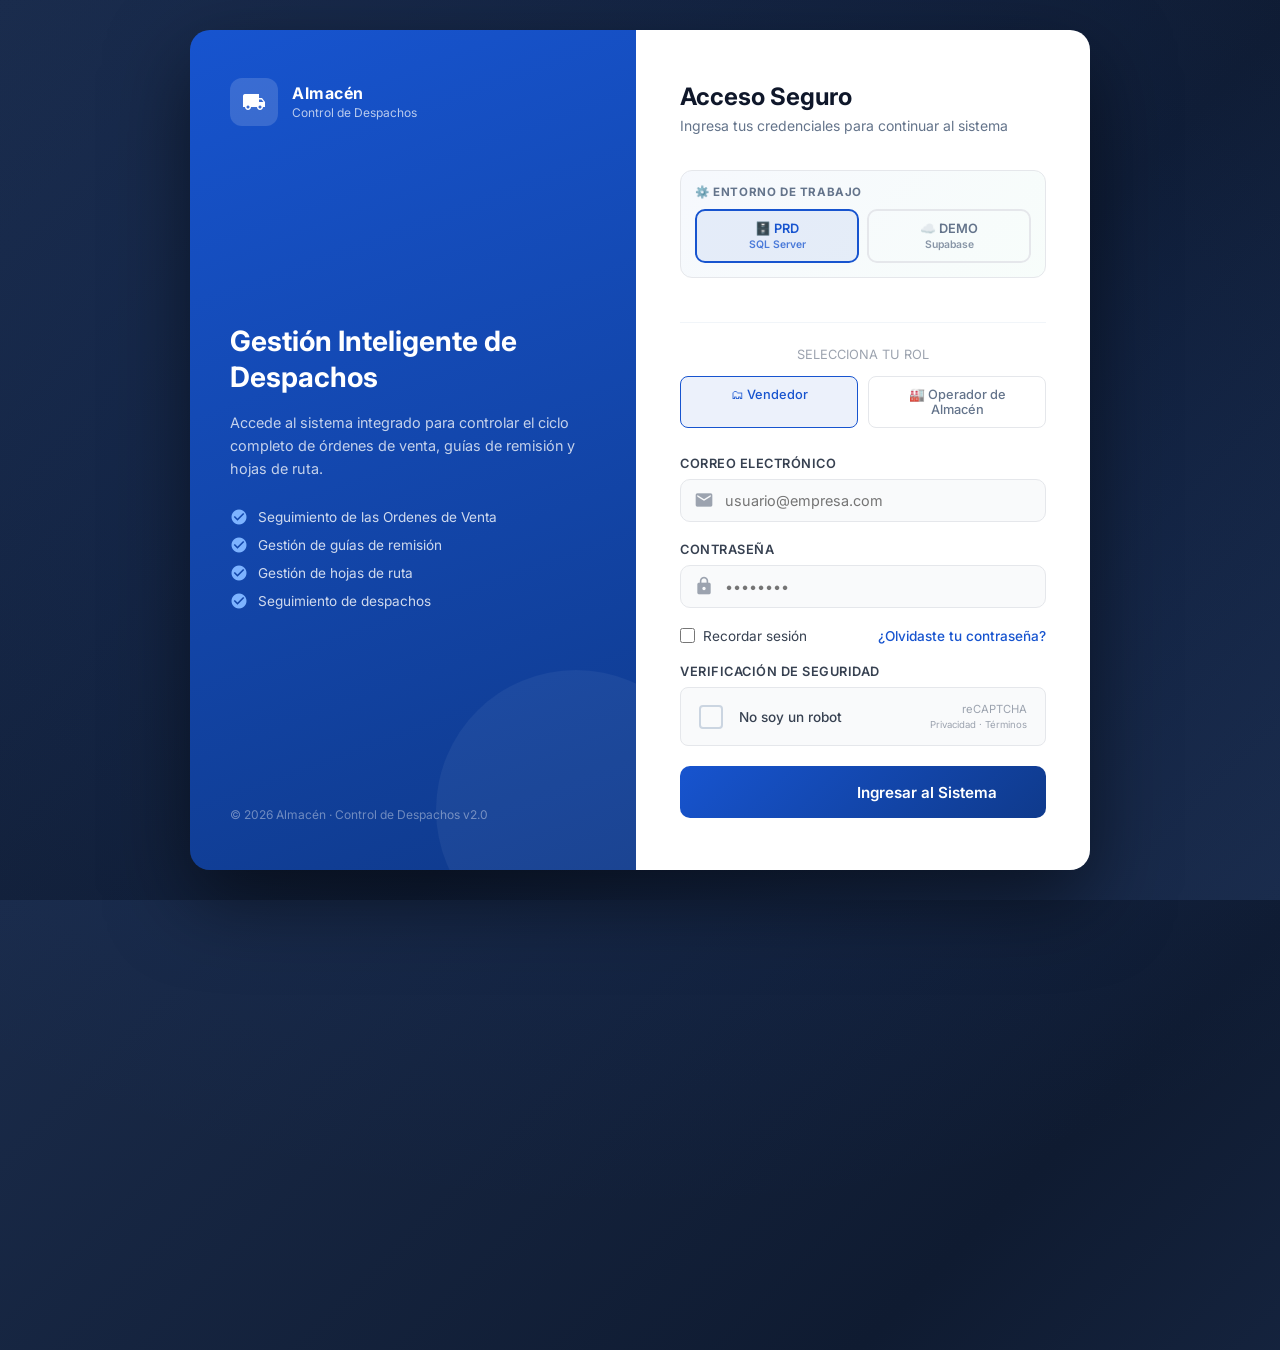
<file: ControlDespachos/ControlDespachos.API/wwwroot/index.html>
<!DOCTYPE html>
<html lang="es">

<head>
    <meta charset="UTF-8">
    <meta name="viewport" content="width=device-width, initial-scale=1.0">
    <title>Inicio de Sesión - Almacén Control de Despachos</title>
    <link rel="preconnect" href="https://fonts.googleapis.com">
    <link rel="preconnect" href="https://fonts.gstatic.com" crossorigin>
    <link href="https://fonts.googleapis.com/css2?family=Inter:wght@300;400;500;600;700&display=swap" rel="stylesheet">
    <link href="https://fonts.googleapis.com/icon?family=Material+Icons" rel="stylesheet">
    <script src="https://www.google.com/recaptcha/api.js" async defer></script>
    <style>
        *,
        *::before,
        *::after {
            box-sizing: border-box;
            margin: 0;
            padding: 0;
        }

        body {
            font-family: 'Inter', sans-serif;
            background: linear-gradient(135deg, #1a2b4a 0%, #0f1b31 60%, #1a2b4a 100%);
            min-height: 100vh;
            display: flex;
            align-items: center;
            justify-content: center;
            position: relative;
            overflow: hidden;
        }

        body::before {
            content: '';
            position: absolute;
            top: -50%;
            left: -50%;
            width: 200%;
            height: 200%;
            background: radial-gradient(ellipse at center, rgba(23, 84, 207, 0.12) 0%, transparent 60%);
            animation: pulse 8s ease-in-out infinite;
        }

        @keyframes pulse {

            0%,
            100% {
                opacity: .6
            }

            50% {
                opacity: 1
            }
        }

        .login-wrapper {
            display: flex;
            width: 900px;
            max-width: 96vw;
            min-height: 560px;
            border-radius: 20px;
            overflow: hidden;
            box-shadow: 0 30px 80px rgba(0, 0, 0, 0.5);
            position: relative;
            z-index: 1;
        }

        /* LEFT PANEL */
        .login-left {
            flex: 1;
            background: linear-gradient(160deg, #1754cf 0%, #0f3a8c 100%);
            display: flex;
            flex-direction: column;
            justify-content: space-between;
            padding: 48px 40px;
            position: relative;
            overflow: hidden;
        }

        .login-left::after {
            content: '';
            position: absolute;
            bottom: -80px;
            right: -80px;
            width: 280px;
            height: 280px;
            border-radius: 50%;
            background: rgba(255, 255, 255, 0.05);
        }

        .brand {
            display: flex;
            align-items: center;
            gap: 14px;
        }

        .brand-icon {
            width: 48px;
            height: 48px;
            background: rgba(255, 255, 255, 0.15);
            border-radius: 12px;
            display: flex;
            align-items: center;
            justify-content: center;
            font-size: 26px;
            color: white;
        }

        .brand-text {
            color: white;
        }

        .brand-text h1 {
            font-size: 1rem;
            font-weight: 700;
            letter-spacing: .5px;
        }

        .brand-text p {
            font-size: 0.75rem;
            opacity: .7;
            margin-top: 2px;
        }

        .login-left-info {
            color: white;
        }

        .login-left-info h2 {
            font-size: 1.75rem;
            font-weight: 700;
            line-height: 1.3;
            margin-bottom: 16px;
        }

        .login-left-info p {
            font-size: 0.9rem;
            opacity: .75;
            line-height: 1.6;
        }

        .features-list {
            list-style: none;
            margin-top: 28px;
            display: flex;
            flex-direction: column;
            gap: 10px;
        }

        .features-list li {
            display: flex;
            align-items: center;
            gap: 10px;
            font-size: 0.85rem;
            color: rgba(255, 255, 255, 0.8);
        }

        .features-list li span.material-icons {
            font-size: 18px;
            color: #7db3ff;
        }

        /* RIGHT PANEL */
        .login-right {
            flex: 1;
            background: #ffffff;
            display: flex;
            flex-direction: column;
            justify-content: center;
            padding: 52px 44px;
        }

        .login-right h3 {
            font-size: 1.5rem;
            font-weight: 700;
            color: #0f172a;
            margin-bottom: 6px;
        }

        .login-right .subtitle {
            font-size: 0.875rem;
            color: #64748b;
            margin-bottom: 36px;
        }

        .form-group {
            margin-bottom: 20px;
        }

        .form-label {
            display: block;
            font-size: 0.8rem;
            font-weight: 600;
            color: #374151;
            margin-bottom: 8px;
            text-transform: uppercase;
            letter-spacing: .5px;
        }

        .input-wrapper {
            position: relative;
        }

        .input-wrapper .material-icons {
            position: absolute;
            left: 14px;
            top: 50%;
            transform: translateY(-50%);
            font-size: 20px;
            color: #9ca3af;
        }

        .form-input {
            width: 100%;
            padding: 12px 14px 12px 44px;
            border: 1.5px solid #e5e7eb;
            border-radius: 10px;
            font-size: 0.9rem;
            color: #0f172a;
            background: #f9fafb;
            transition: all .2s;
            font-family: 'Inter', sans-serif;
        }

        .form-input:focus {
            outline: none;
            border-color: #1754cf;
            background: #fff;
            box-shadow: 0 0 0 4px rgba(23, 84, 207, 0.1);
        }

        .extras {
            display: flex;
            justify-content: space-between;
            align-items: center;
            margin-bottom: 20px;
        }

        .remember {
            display: flex;
            align-items: center;
            gap: 8px;
            font-size: 0.85rem;
            color: #374151;
            cursor: pointer;
        }

        .remember input {
            accent-color: #1754cf;
            width: 15px;
            height: 15px;
        }

        .forgot {
            font-size: 0.85rem;
            color: #1754cf;
            text-decoration: none;
            font-weight: 500;
        }

        .forgot:hover {
            text-decoration: underline;
        }

        .captcha-wrapper {
            margin-bottom: 24px;
            display: flex;
            justify-content: center;
        }

        /* Simulated reCAPTCHA (real one loads via script) */
        .captcha-placeholder {
            border: 1.5px solid #e5e7eb;
            border-radius: 8px;
            padding: 14px 18px;
            display: flex;
            align-items: center;
            gap: 16px;
            background: #f9fafb;
            cursor: pointer;
            width: 100%;
            transition: border-color .2s;
        }

        .captcha-placeholder:hover {
            border-color: #1754cf;
        }

        .captcha-checkbox {
            width: 24px;
            height: 24px;
            border: 2px solid #cbd5e1;
            border-radius: 4px;
            display: flex;
            align-items: center;
            justify-content: center;
            transition: all .2s;
        }

        .captcha-checkbox.checked {
            background: #1754cf;
            border-color: #1754cf;
        }

        .captcha-checkbox .material-icons {
            font-size: 16px;
            color: white;
            display: none;
        }

        .captcha-checkbox.checked .material-icons {
            display: block;
        }

        .captcha-text {
            flex: 1;
            font-size: 0.85rem;
            color: #374151;
            font-weight: 500;
        }

        .captcha-logo {
            font-size: 0.65rem;
            color: #9ca3af;
            text-align: right;
        }

        .captcha-logo img {
            width: 32px;
        }

        .btn-login {
            width: 100%;
            padding: 14px;
            background: linear-gradient(135deg, #1754cf 0%, #0f3a8c 100%);
            color: white;
            border: none;
            border-radius: 10px;
            font-size: 0.95rem;
            font-weight: 600;
            cursor: pointer;
            transition: all .2s;
            font-family: 'Inter', sans-serif;
            display: flex;
            align-items: center;
            justify-content: center;
            gap: 8px;
        }

        .btn-login:hover {
            transform: translateY(-1px);
            box-shadow: 0 8px 20px rgba(23, 84, 207, 0.35);
        }

        .btn-login:active {
            transform: translateY(0);
        }

        .btn-login:disabled {
            opacity: 0.6;
            cursor: not-allowed;
            transform: none;
        }

        /* ENV SELECTOR */
        .env-select {
            margin-bottom: 20px;
            padding: 14px;
            background: linear-gradient(135deg, rgba(23, 84, 207, .04), rgba(62, 207, 142, .04));
            border: 1.5px solid #e5e7eb;
            border-radius: 12px;
        }

        .env-select .env-label {
            font-size: 0.72rem;
            font-weight: 700;
            color: #64748b;
            letter-spacing: .6px;
            text-transform: uppercase;
            margin-bottom: 10px;
            display: flex;
            align-items: center;
            gap: 6px;
        }

        .env-pills {
            display: flex;
            gap: 8px;
        }

        .env-pill {
            flex: 1;
            padding: 10px;
            border: 2px solid #e5e7eb;
            border-radius: 10px;
            text-align: center;
            cursor: pointer;
            transition: all .2s;
            font-size: 0.8rem;
            font-weight: 600;
            color: #64748b;
        }

        .env-pill:hover {
            transform: translateY(-1px);
        }

        .env-pill.prd.active {
            border-color: #1754cf;
            color: #1754cf;
            background: rgba(23, 84, 207, .08);
        }

        .env-pill.demo.active {
            border-color: #3ecf8e;
            color: #059669;
            background: rgba(62, 207, 142, .1);
        }

        .env-pill .env-badge-sm {
            font-size: 0.65rem;
            display: block;
            margin-top: 2px;
            opacity: .75;
        }

        .role-select {
            margin-top: 24px;
            padding-top: 24px;
            border-top: 1px solid #f1f5f9;
        }

        .role-select p {
            font-size: 0.8rem;
            color: #9ca3af;
            text-align: center;
            margin-bottom: 14px;
        }

        .role-pills {
            display: flex;
            gap: 10px;
        }

        .role-pill {
            flex: 1;
            padding: 10px 12px;
            border: 1.5px solid #e5e7eb;
            border-radius: 8px;
            text-align: center;
            cursor: pointer;
            transition: all .2s;
            font-size: 0.8rem;
            font-weight: 500;
            color: #64748b;
        }

        .role-pill:hover {
            border-color: #1754cf;
            color: #1754cf;
            background: rgba(23, 84, 207, 0.04);
        }

        .role-pill.active {
            border-color: #1754cf;
            color: #1754cf;
            background: rgba(23, 84, 207, 0.08);
        }

        .error-msg {
            display: none;
            color: #ef4444;
            font-size: 0.82rem;
            margin-top: 8px;
            padding: 10px 14px;
            background: #fee2e2;
            border-radius: 8px;
        }

        .error-msg.show {
            display: flex;
            align-items: center;
            gap: 8px;
        }

        @media (max-width: 640px) {
            .login-left {
                display: none;
            }

            .login-right {
                padding: 40px 28px;
            }
        }
    </style>
</head>

<body>
    <div class="login-wrapper">
        <!-- LEFT -->
        <div class="login-left">
            <div class="brand">
                <div class="brand-icon"><span class="material-icons">local_shipping</span></div>
                <div class="brand-text">
                    <h1>Almacén</h1>
                    <p>Control de Despachos</p>
                </div>
            </div>
            <div class="login-left-info">
                <h2>Gestión Inteligente de Despachos</h2>
                <p>Accede al sistema integrado para controlar el ciclo completo de órdenes de venta, guías de remisión y
                    hojas de ruta.</p>
                <ul class="features-list">
                    <li><span class="material-icons">check_circle</span> Seguimiento de las Ordenes de Venta</li>
                    <li><span class="material-icons">check_circle</span> Gestión de guías de remisión</li>
                    <li><span class="material-icons">check_circle</span> Gestión de hojas de ruta</li>
                    <li><span class="material-icons">check_circle</span> Seguimiento de despachos</li>
                </ul>
            </div>
            <p style="color:rgba(255,255,255,0.4); font-size:0.75rem;">© 2026 Almacén · Control de Despachos v2.0</p>
        </div>
        <!-- RIGHT -->
        <div class="login-right">
            <h3>Acceso Seguro</h3>
            <p class="subtitle">Ingresa tus credenciales para continuar al sistema</p>

            <!-- SELECTOR DE ENTORNO -->
            <div class="env-select">
                <div class="env-label">⚙️ Entorno de Trabajo</div>
                <div class="env-pills">
                    <div class="env-pill prd active" id="pill-env-prd" onclick="selectEnv('SQL')">
                        🗄️ PRD
                        <span class="env-badge-sm">SQL Server</span>
                    </div>
                    <div class="env-pill demo" id="pill-env-demo" onclick="selectEnv('SUPABASE')">
                        ☁️ DEMO
                        <span class="env-badge-sm">Supabase</span>
                    </div>
                </div>
            </div>

            <div class="role-select">
                <p>SELECCIONA TU ROL</p>
                <div class="role-pills">
                    <div class="role-pill active" id="pill-vendedor" onclick="selectRole('VENDEDOR')">
                        🗂 Vendedor
                    </div>
                    <div class="role-pill" id="pill-operador" onclick="selectRole('OPERADOR_ALMACEN')">
                        🏭 Operador de Almacén
                    </div>
                </div>
            </div>

            <form id="loginForm" onsubmit="handleLogin(event)" style="margin-top: 28px;">
                <input type="hidden" id="selectedRole" value="VENDEDOR">

                <div class="form-group">
                    <label class="form-label" for="email">Correo Electrónico</label>
                    <div class="input-wrapper">
                        <span class="material-icons">email</span>
                        <input class="form-input" type="email" id="email" placeholder="usuario@empresa.com" required
                            autocomplete="email">
                    </div>
                </div>

                <div class="form-group">
                    <label class="form-label" for="password">Contraseña</label>
                    <div class="input-wrapper">
                        <span class="material-icons">lock</span>
                        <input class="form-input" type="password" id="password" placeholder="••••••••" required
                            autocomplete="current-password">
                    </div>
                </div>

                <div class="extras">
                    <label class="remember">
                        <input type="checkbox" id="remember"> Recordar sesión
                    </label>
                    <a href="#" class="forgot">¿Olvidaste tu contraseña?</a>
                </div>

                <!-- CAPTCHA simulado funcional (clic para marcar) -->
                <div class="form-group">
                    <label class="form-label">Verificación de Seguridad</label>
                    <div class="captcha-placeholder" onclick="toggleCaptcha()" id="captchaBox">
                        <div class="captcha-checkbox" id="captchaCheck">
                            <span class="material-icons">check</span>
                        </div>
                        <span class="captcha-text">No soy un robot</span>
                        <div class="captcha-logo">
                            <div style="font-size:.7rem; color:#9ca3af; line-height:1.3;">reCAPTCHA<br><span
                                    style="font-size:.6rem;">Privacidad · Términos</span></div>
                        </div>
                    </div>
                </div>

                <div class="error-msg" id="errorMsg">
                    <span class="material-icons" style="font-size:18px;">error</span>
                    <span id="errorText">Credenciales incorrectas. Inténtelo de nuevo.</span>
                </div>

                <button type="submit" class="btn-login" id="loginBtn">
                    <span class="material-icons">login</span>
                    Ingresar al Sistema
                </button>
            </form>
        </div>
    </div>

    <script>
        let captchaVerified = false;
        let selectedRole = 'VENDEDOR';
        let selectedEnv = 'SQL';

        function selectEnv(env) {
            selectedEnv = env;
            document.getElementById('pill-env-prd').classList.toggle('active', env === 'SQL');
            document.getElementById('pill-env-demo').classList.toggle('active', env === 'SUPABASE');
        }

        function selectRole(role) {
            selectedRole = role;
            document.getElementById('selectedRole').value = role;
            document.querySelectorAll('.role-pill').forEach(p => p.classList.remove('active'));
            document.getElementById('pill-' + (role === 'VENDEDOR' ? 'vendedor' : 'operador')).classList.add('active');
        }

        function toggleCaptcha() {
            captchaVerified = !captchaVerified;
            const check = document.getElementById('captchaCheck');
            if (captchaVerified) {
                check.classList.add('checked');
            } else {
                check.classList.remove('checked');
            }
        }

        function handleLogin(e) {
            e.preventDefault();
            const email = document.getElementById('email').value;
            const password = document.getElementById('password').value;
            const errorMsg = document.getElementById('errorMsg');
            const btn = document.getElementById('loginBtn');

            errorMsg.classList.remove('show');

            if (!captchaVerified) {
                document.getElementById('errorText').textContent = 'Por favor, complete la verificación de seguridad.';
                errorMsg.classList.add('show');
                return;
            }

            btn.disabled = true;
            btn.innerHTML = '<span class="material-icons" style="animation:spin 1s linear infinite">sync</span> Verificando...';

            // Auth: acepta cualquier email/password con captcha verificado
            setTimeout(() => {
                sessionStorage.setItem('user', JSON.stringify({ email, role: selectedRole, name: email.split('@')[0] }));
                sessionStorage.setItem('appEnv', selectedEnv);  // ← guarda entorno
                window.location.href = 'ov_generadas.html';
            }, 1200);
        }

        // Verificar si ya hay sesión activa
        if (sessionStorage.getItem('user')) {
            window.location.href = 'ov_generadas.html';
        }

        const style = document.createElement('style');
        style.textContent = '@keyframes spin { from{transform:rotate(0deg)} to{transform:rotate(360deg)} }';
        document.head.appendChild(style);
    </script>
</body>

</html>
</file>
<file: ControlDespachos/ControlDespachos.API/wwwroot/css/main.css>
@import url('https://fonts.googleapis.com/css2?family=Inter:wght@300;400;500;600;700&display=swap');

*,
*::before,
*::after {
    box-sizing: border-box;
    margin: 0;
    padding: 0;
}

:root {
    --primary: #1754cf;
    --primary-light: rgba(23, 84, 207, 0.08);
    --primary-hover: #1240a3;
    --surface: #ffffff;
    --bg: #f1f5f9;
    --sidebar-bg: #0f172a;
    --text: #0f172a;
    --text-muted: #64748b;
    --border: #e2e8f0;
    --radius: 10px;
    --shadow: 0 1px 3px rgba(0, 0, 0, .08), 0 1px 2px rgba(0, 0, 0, .06);
    --shadow-md: 0 4px 12px rgba(0, 0, 0, .1);
    --shadow-lg: 0 20px 40px rgba(0, 0, 0, .15);

    --green: #10b981;
    --green-bg: #d1fae5;
    --yellow: #f59e0b;
    --yellow-bg: #fef3c7;
    --orange: #f97316;
    --orange-bg: #ffedd5;
    --red: #ef4444;
    --red-bg: #fee2e2;
    --blue: #3b82f6;
    --blue-bg: #dbeafe;
    --purple: #8b5cf6;
    --purple-bg: #ede9fe;
    --gray: #6b7280;
    --gray-bg: #f3f4f6;
}

body {
    font-family: 'Inter', sans-serif;
    background: var(--bg);
    color: var(--text);
    min-height: 100vh;
    -webkit-font-smoothing: antialiased;
}

/* ─── TOPBAR ─── */
.topbar {
    height: 64px;
    background: var(--surface);
    border-bottom: 1px solid var(--border);
    display: flex;
    align-items: center;
    padding: 0 24px;
    gap: 24px;
    position: sticky;
    top: 0;
    z-index: 100;
    box-shadow: var(--shadow);
}

.brand-bar {
    display: flex;
    align-items: center;
    gap: 12px;
    flex-shrink: 0;
}

.brand-icon-sm {
    width: 36px;
    height: 36px;
    background: var(--primary);
    border-radius: 8px;
    display: flex;
    align-items: center;
    justify-content: center;
    color: white;
    font-size: 18px;
}

.brand-icon-sm .material-icons {
    font-size: 20px;
}

.brand-title {
    font-size: 0.9rem;
    font-weight: 700;
    color: var(--text);
}

.brand-sub {
    font-size: 0.7rem;
    color: var(--text-muted);
}

.main-nav {
    display: flex;
    gap: 4px;
    flex: 1;
    justify-content: center;
}

.nav-link {
    display: flex;
    align-items: center;
    gap: 6px;
    padding: 8px 14px;
    border-radius: 8px;
    font-size: 0.82rem;
    font-weight: 500;
    color: var(--text-muted);
    text-decoration: none;
    transition: all .15s;
    white-space: nowrap;
}

.nav-link:hover {
    background: var(--bg);
    color: var(--text);
}

.nav-link.active {
    background: var(--primary-light);
    color: var(--primary);
    font-weight: 600;
}

.user-area {
    display: flex;
    align-items: center;
    gap: 10px;
    flex-shrink: 0;
    margin-left: auto;
}

.user-avatar {
    width: 34px;
    height: 34px;
    background: var(--primary);
    color: white;
    border-radius: 50%;
    display: flex;
    align-items: center;
    justify-content: center;
    font-weight: 700;
    font-size: 0.85rem;
}

.user-name {
    font-size: 0.82rem;
    font-weight: 600;
}

.user-role {
    font-size: 0.72rem;
    color: var(--text-muted);
}

.logout-btn {
    background: none;
    border: none;
    cursor: pointer;
    color: var(--text-muted);
    padding: 6px;
    border-radius: 6px;
    display: flex;
    align-items: center;
}

.logout-btn:hover {
    background: var(--bg);
    color: var(--red);
}

/* ─── CONTENEDOR PRINCIPAL ─── */
.page-content {
    max-width: 1440px;
    margin: 0 auto;
    padding: 28px 24px;
}

/* ─── PAGE HEADER ─── */
.page-header {
    display: flex;
    justify-content: space-between;
    align-items: flex-start;
    margin-bottom: 24px;
    gap: 16px;
    flex-wrap: wrap;
}

.page-header-left h1 {
    font-size: 1.35rem;
    font-weight: 700;
}

.page-header-left p {
    font-size: 0.85rem;
    color: var(--text-muted);
    margin-top: 4px;
}

.header-actions {
    display: flex;
    gap: 10px;
    align-items: center;
}

/* ─── CARDS KPI ─── */
.kpi-row {
    display: grid;
    grid-template-columns: repeat(auto-fit, minmax(130px, 1fr));
    gap: 12px;
    margin-bottom: 16px;
}

.kpi-card {
    background: var(--surface);
    border-radius: var(--radius);
    border: 1px solid var(--border);
    padding: 12px 14px;
    display: flex;
    flex-direction: column;
    gap: 4px;
    box-shadow: var(--shadow);
}

.kpi-card .kpi-label {
    font-size: 0.68rem;
    color: var(--text-muted);
    font-weight: 600;
    text-transform: uppercase;
    letter-spacing: .5px;
}

.kpi-card .kpi-value {
    font-size: 1.35rem;
    font-weight: 700;
    color: var(--text);
}

.kpi-card .kpi-icon {
    font-size: 20px;
    opacity: .15;
    align-self: flex-end;
    margin-top: -24px;
}

/* ─── CARD / TABLE ─── */
.card {
    background: var(--surface);
    border-radius: var(--radius);
    border: 1px solid var(--border);
    box-shadow: var(--shadow);
    /* overflow: hidden retirado para soportar position:sticky en columnas de tabla */
}

.card-header {
    display: flex;
    align-items: center;
    justify-content: space-between;
    padding: 16px 20px;
    border-bottom: 1px solid var(--border);
}

.card-title {
    font-size: 0.95rem;
    font-weight: 600;
    display: flex;
    align-items: center;
    gap: 8px;
}

.table-wrap {
    overflow-x: auto;
}

table {
    width: 100%;
    border-collapse: collapse;
    font-size: 0.85rem;
}

thead th {
    background: #f8fafc;
    color: var(--text-muted);
    font-size: 0.72rem;
    font-weight: 600;
    text-transform: uppercase;
    letter-spacing: .6px;
    padding: 10px 16px;
    text-align: left;
    border-bottom: 1px solid var(--border);
    white-space: nowrap;
}

tbody td {
    padding: 12px 16px;
    border-bottom: 1px solid var(--border);
    color: var(--text);
    vertical-align: middle;
}

tbody tr:last-child td {
    border-bottom: none;
}

tbody tr:hover {
    background: #f8fafc;
}

/* ─── COLUMNA ACCIÓN STICKY (scroll horizontal) ─── */
.col-sticky-right {
    position: sticky;
    right: 0;
    background: var(--surface);
    z-index: 2;
    box-shadow: -2px 0 6px rgba(0, 0, 0, .06);
    border-left: 1px solid var(--border);
}

thead th.col-sticky-right {
    background: #f8fafc;
    z-index: 3;
}

tbody tr:hover td.col-sticky-right {
    background: #f8fafc;
}

/* ─── BADGES ─── */
.badge {
    display: inline-flex;
    align-items: center;
    gap: 4px;
    padding: 3px 10px;
    border-radius: 999px;
    font-size: 0.72rem;
    font-weight: 600;
    white-space: nowrap;
}

.badge-green {
    background: var(--green-bg);
    color: var(--green);
}

.badge-yellow {
    background: var(--yellow-bg);
    color: #92400e;
}

.badge-orange {
    background: var(--orange-bg);
    color: var(--orange);
}

.badge-red {
    background: var(--red-bg);
    color: var(--red);
}

.badge-blue {
    background: var(--blue-bg);
    color: var(--blue);
}

.badge-purple {
    background: var(--purple-bg);
    color: var(--purple);
}

.badge-gray {
    background: var(--gray-bg);
    color: var(--gray);
}

/* ─── BOTONES ─── */
.btn {
    display: inline-flex;
    align-items: center;
    gap: 6px;
    padding: 9px 18px;
    border-radius: 8px;
    font-size: 0.85rem;
    font-weight: 500;
    cursor: pointer;
    border: none;
    transition: all .15s;
    text-decoration: none;
    font-family: 'Inter', sans-serif;
}

.btn-primary {
    background: var(--primary);
    color: white;
}

.btn-primary:hover {
    background: var(--primary-hover);
    box-shadow: 0 4px 12px rgba(23, 84, 207, .3);
}

.btn-secondary {
    background: var(--surface);
    color: var(--text);
    border: 1px solid var(--border);
}

.btn-secondary:hover {
    background: var(--bg);
}

.btn-danger {
    background: var(--red);
    color: white;
}

.btn-danger:hover {
    background: #dc2626;
}

.btn-success {
    background: var(--green);
    color: white;
}

.btn-success:hover {
    background: #059669;
}

.btn-sm {
    padding: 6px 12px;
    font-size: 0.78rem;
}

.btn-icon {
    padding: 8px;
    border-radius: 8px;
    background: none;
    border: 1px solid var(--border);
    cursor: pointer;
    display: flex;
    color: var(--text-muted);
}

.btn-icon:hover {
    background: var(--bg);
}

/* ─── FILTROS ─── */
.filter-bar {
    display: flex;
    gap: 10px;
    padding: 14px 20px;
    border-bottom: 1px solid var(--border);
    flex-wrap: wrap;
    align-items: center;
}

.search-input {
    display: flex;
    align-items: center;
    gap: 8px;
    background: var(--bg);
    border: 1px solid var(--border);
    border-radius: 8px;
    padding: 8px 12px;
    flex: 1;
    min-width: 200px;
}

.search-input input {
    border: none;
    background: transparent;
    font-size: 0.85rem;
    color: var(--text);
    flex: 1;
    font-family: 'Inter', sans-serif;
}

.search-input input:focus {
    outline: none;
}

.search-input .material-icons {
    font-size: 18px;
    color: var(--text-muted);
}

.filter-select {
    padding: 9px 12px;
    border-radius: 8px;
    border: 1px solid var(--border);
    font-size: 0.85rem;
    color: var(--text);
    background: var(--surface);
    font-family: 'Inter', sans-serif;
    cursor: pointer;
}

.filter-select:focus {
    outline: none;
    border-color: var(--primary);
}

/* ─── MODALES ─── */
.modal-overlay {
    position: fixed;
    inset: 0;
    background: rgba(15, 23, 42, 0.55);
    backdrop-filter: blur(4px);
    z-index: 1000;
    display: none;
    place-items: center;
}

.modal-overlay.open {
    display: grid;
}

.modal {
    background: var(--surface);
    border-radius: 14px;
    box-shadow: var(--shadow-lg);
    width: 100%;
    max-width: 520px;
    max-height: 90vh;
    overflow-y: auto;
    animation: slideUp .25s ease-out;
}

.modal-lg {
    max-width: 780px;
}

.modal-header {
    padding: 20px 24px 16px;
    border-bottom: 1px solid var(--border);
    display: flex;
    justify-content: space-between;
    align-items: center;
}

.modal-header h3 {
    font-size: 1rem;
    font-weight: 700;
    display: flex;
    align-items: center;
    gap: 8px;
}

.modal-body {
    padding: 24px;
}

.modal-footer {
    padding: 16px 24px;
    border-top: 1px solid var(--border);
    display: flex;
    justify-content: flex-end;
    gap: 10px;
}

.close-modal {
    background: none;
    border: none;
    cursor: pointer;
    color: var(--text-muted);
    padding: 4px;
    border-radius: 6px;
}

.close-modal:hover {
    background: var(--bg);
}

@keyframes slideUp {
    from {
        transform: translateY(16px);
        opacity: 0
    }

    to {
        transform: translateY(0);
        opacity: 1
    }
}

/* ─── FORMULARIO ─── */
.form-grid {
    display: grid;
    grid-template-columns: 1fr 1fr;
    gap: 16px;
}

.form-group {
    display: flex;
    flex-direction: column;
    gap: 6px;
}

.form-group.full {
    grid-column: span 2;
}

label.form-label {
    font-size: 0.78rem;
    font-weight: 600;
    color: var(--text-muted);
    text-transform: uppercase;
    letter-spacing: .4px;
}

.form-input,
.form-select,
.form-textarea {
    padding: 10px 12px;
    border: 1.5px solid var(--border);
    border-radius: 8px;
    font-size: 0.875rem;
    color: var(--text);
    background: var(--bg);
    font-family: 'Inter', sans-serif;
    transition: border .15s;
}

.form-input:focus,
.form-select:focus,
.form-textarea:focus {
    outline: none;
    border-color: var(--primary);
    background: var(--surface);
    box-shadow: 0 0 0 3px rgba(23, 84, 207, .1);
}

.form-textarea {
    resize: vertical;
    min-height: 80px;
}

/* Semáforo entrega */
.estado-entrega {
    display: flex;
    gap: 10px;
}

.estado-pill {
    flex: 1;
    border: 1.5px solid var(--border);
    border-radius: 8px;
    padding: 12px;
    text-align: center;
    cursor: pointer;
    font-size: 0.82rem;
    font-weight: 600;
    transition: all .15s;
    color: var(--text-muted);
}

.estado-pill:hover {
    border-color: currentColor;
}

.estado-pill.selected-green {
    border-color: var(--green);
    color: var(--green);
    background: var(--green-bg);
}

.estado-pill.selected-yellow {
    border-color: var(--yellow);
    color: #92400e;
    background: var(--yellow-bg);
}

.estado-pill.selected-red {
    border-color: var(--red);
    color: var(--red);
    background: var(--red-bg);
}

/* ─── DETALLE GUÍA ─── */
.detail-section {
    margin-bottom: 24px;
}

.detail-section h4 {
    font-size: 0.8rem;
    font-weight: 700;
    text-transform: uppercase;
    letter-spacing: .6px;
    color: var(--text-muted);
    margin-bottom: 12px;
    padding-bottom: 8px;
    border-bottom: 1px solid var(--border);
}

.detail-grid {
    display: grid;
    grid-template-columns: repeat(auto-fit, minmax(160px, 1fr));
    gap: 12px;
}

.detail-item .detail-label {
    font-size: 0.72rem;
    color: var(--text-muted);
    font-weight: 500;
    margin-bottom: 3px;
}

.detail-item .detail-value {
    font-size: 0.88rem;
    font-weight: 600;
    color: var(--text);
}

.timeline {
    display: flex;
    flex-direction: column;
    gap: 0;
}

.timeline-item {
    display: flex;
    gap: 16px;
    position: relative;
    padding-bottom: 20px;
}

.timeline-item:last-child {
    padding-bottom: 0;
}

.timeline-dot {
    width: 32px;
    height: 32px;
    border-radius: 50%;
    flex-shrink: 0;
    display: flex;
    align-items: center;
    justify-content: center;
    font-size: 16px;
    position: relative;
    z-index: 1;
}

.timeline-item::before {
    content: '';
    position: absolute;
    left: 15px;
    top: 32px;
    bottom: 0;
    width: 2px;
    background: var(--border);
}

.timeline-item:last-child::before {
    display: none;
}

.timeline-content .tl-title {
    font-size: 0.85rem;
    font-weight: 600;
}

.timeline-content .tl-sub {
    font-size: 0.78rem;
    color: var(--text-muted);
    margin-top: 2px;
}

/* ─── UPLOAD AREA ─── */
.upload-area {
    border: 2px dashed var(--border);
    border-radius: var(--radius);
    padding: 36px;
    text-align: center;
    cursor: pointer;
    transition: all .2s;
    background: var(--bg);
}

.upload-area:hover {
    border-color: var(--primary);
    background: var(--primary-light);
}

.file-list {
    display: flex;
    flex-direction: column;
    gap: 8px;
    margin-top: 16px;
}

.file-item {
    display: flex;
    align-items: center;
    gap: 12px;
    padding: 10px 14px;
    background: var(--bg);
    border-radius: 8px;
    border: 1px solid var(--border);
}

.file-item .file-icon {
    font-size: 20px;
    color: var(--primary);
}

.file-item .file-name {
    font-size: 0.85rem;
    font-weight: 500;
    flex: 1;
}

.file-item .file-size {
    font-size: 0.75rem;
    color: var(--text-muted);
}

/* ─── PAGINACIÓN ─── */
.pagination {
    display: flex;
    justify-content: between;
    align-items: center;
    padding: 14px 20px;
    gap: 8px;
    border-top: 1px solid var(--border);
}

.page-info {
    font-size: 0.82rem;
    color: var(--text-muted);
    flex: 1;
}

.page-btns {
    display: flex;
    gap: 4px;
}

.page-btn {
    width: 32px;
    height: 32px;
    border-radius: 6px;
    border: 1px solid var(--border);
    background: var(--surface);
    display: flex;
    align-items: center;
    justify-content: center;
    cursor: pointer;
    font-size: 0.82rem;
    font-weight: 500;
    transition: all .15s;
    color: var(--text);
}

.page-btn:hover {
    background: var(--bg);
}

.page-btn.active {
    background: var(--primary);
    color: white;
    border-color: var(--primary);
}

/* ─── MISC ─── */
.divider {
    height: 1px;
    background: var(--border);
    margin: 0;
}

.empty-state {
    padding: 60px 20px;
    text-align: center;
    color: var(--text-muted);
}

.empty-state .material-icons {
    font-size: 48px;
    opacity: .3;
    margin-bottom: 12px;
}

.text-strong {
    font-weight: 600;
}

.text-sm {
    font-size: 0.78rem;
    color: var(--text-muted);
}
</file>
